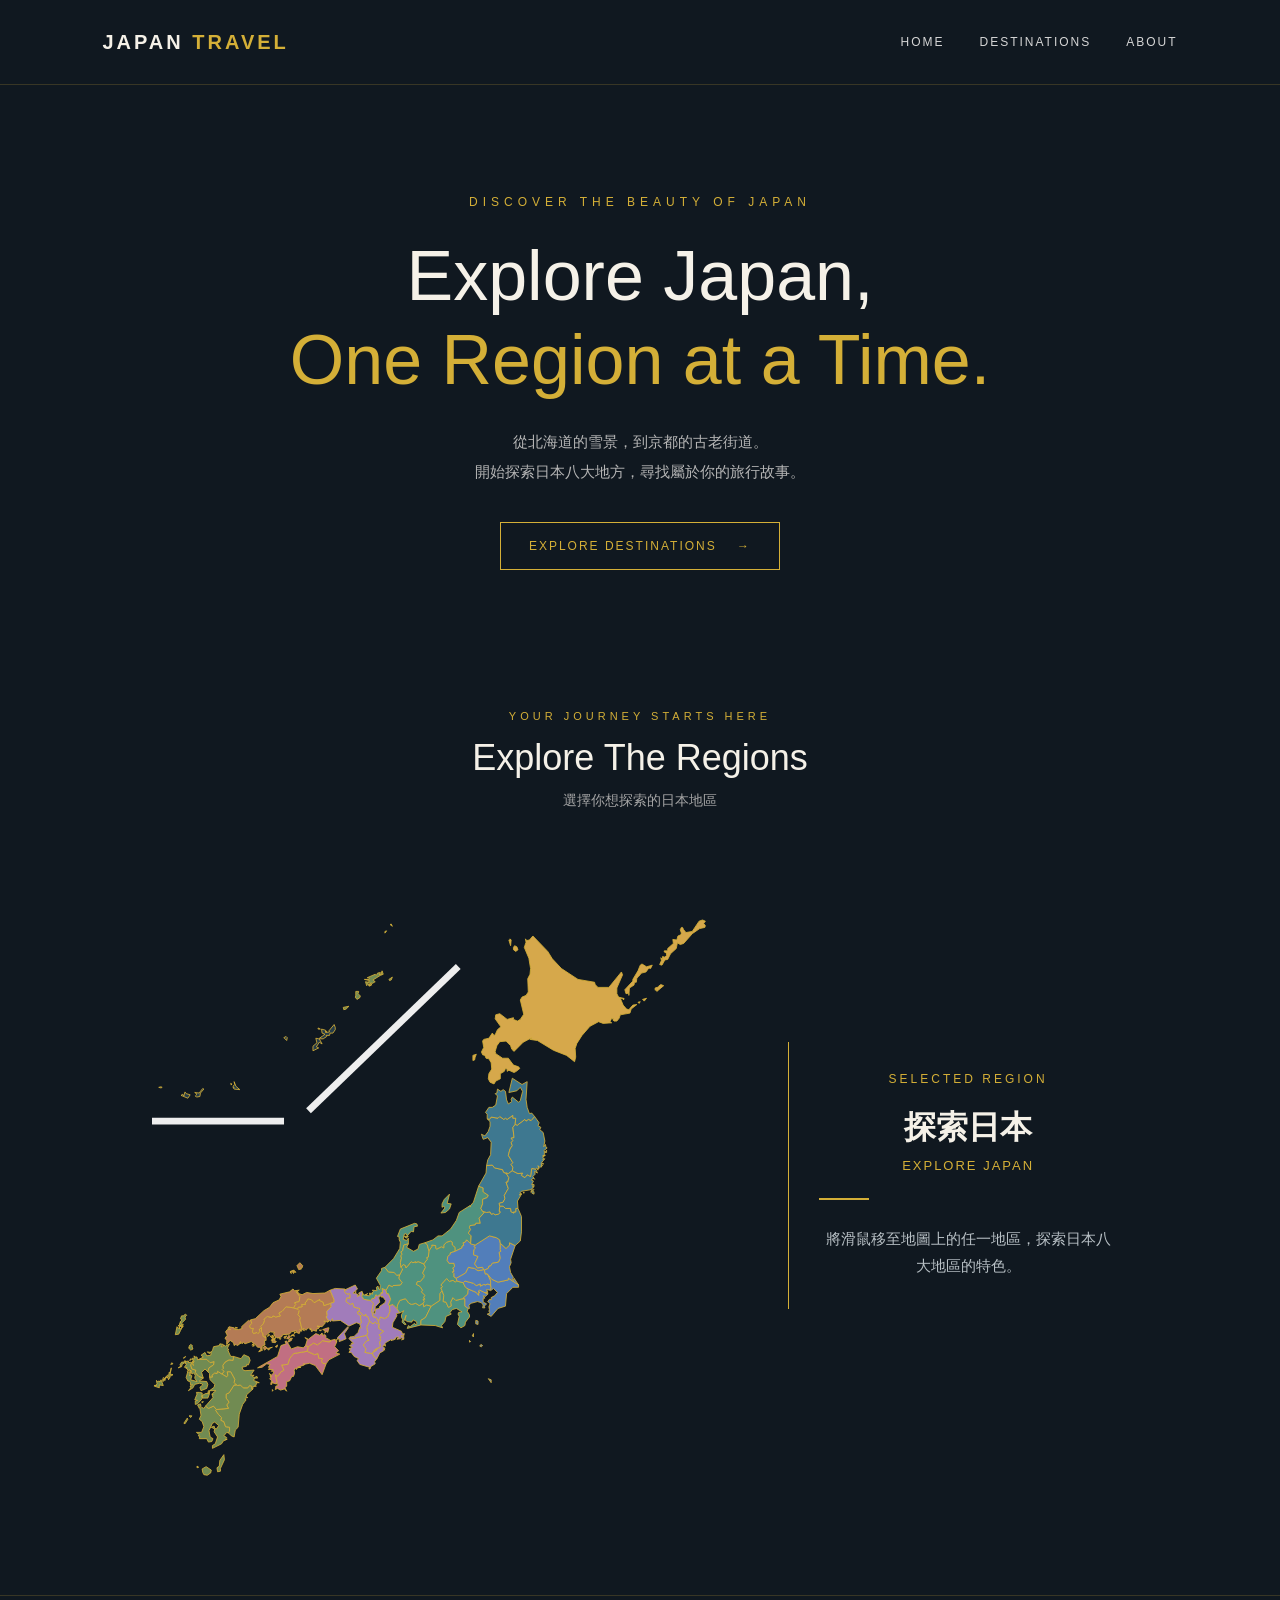
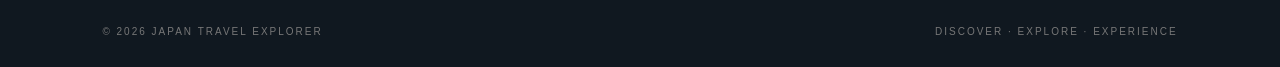
<file: index.html>
<!DOCTYPE html>
<html lang="zh-TW">

<head>
    <meta charset="UTF-8">
    <meta name="viewport" content="width=device-width, initial-scale=1.0">

    <title>Japan Travel Explorer | 探索日本</title>

    <link rel="stylesheet" href="css/style.css">
</head>

<body>

    <!-- Navigation Bar -->
    <header class="navbar">

        <div class="logo">
            JAPAN <span>TRAVEL</span>
        </div>

        <nav>
            <a href="index.html">HOME</a>
            <a href="#destinations">DESTINATIONS</a>
            <a href="#about">ABOUT</a>
        </nav>

    </header>


    <!-- Hero Section -->
    <main>

        <section class="hero" id="about">

            <p class="subtitle">DISCOVER THE BEAUTY OF JAPAN</p>

            <h1>
                Explore Japan,<br>
                <span>One Region at a Time.</span>
            </h1>

            <p class="description">
                從北海道的雪景，到京都的古老街道。<br>
                開始探索日本八大地方，尋找屬於你的旅行故事。
            </p>

            <a href="#destinations" class="explore-btn">
                EXPLORE DESTINATIONS
                <span>→</span>
            </a>

        </section>


        <!-- Map Section -->
        <section class="map-section" id="destinations">

            <div class="section-heading">
                <p>YOUR JOURNEY STARTS HERE</p>
                <h2>Explore The Regions</h2>
                <span>選擇你想探索的日本地區</span>
            </div>

            
<div class="map-layout">

    <!-- 日本地圖 -->
    <div class="japan-map" id="japan-map-container">
        <p>日本地圖載入中...</p>
    </div>

    <!-- 地區資訊 -->
    <div class="region-info" id="region-info">

        <p class="info-label">SELECTED REGION</p>

        <h2 id="region-name">探索日本</h2>

        <p id="region-english">EXPLORE JAPAN</p>

        <div class="info-divider"></div>

        <p id="region-description">
            將滑鼠移至地圖上的任一地區，探索日本八大地區的特色。
        </p>

    </div>

</div>


        </section>

    </main>


    <!-- Footer -->
    <footer>
        <p>© 2026 JAPAN TRAVEL EXPLORER</p>
        <p>DISCOVER · EXPLORE · EXPERIENCE</p>
    </footer>
<script src="js/map.js"></script>
</body>
</html>
</file>
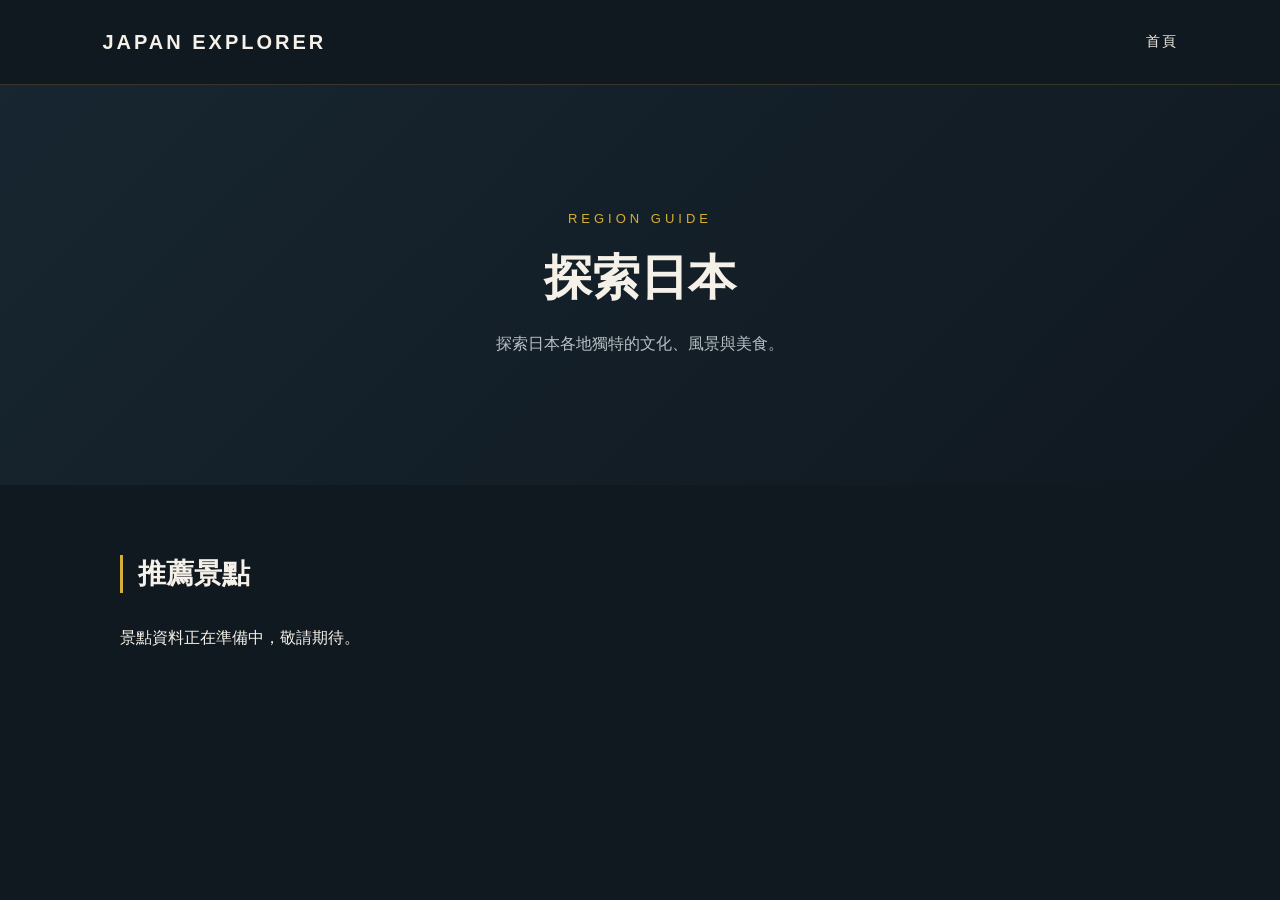
<file: pages/region.html>
<!DOCTYPE html>
<html lang="zh-TW">
<head>
    <meta charset="UTF-8">
    <meta name="viewport" content="width=device-width, initial-scale=1.0">
    <title>日本地區旅遊指南 | Japan Travel Explorer</title>

    <link rel="stylesheet" href="../css/style.css">
    <link rel="stylesheet" href="../css/destination.css">
</head>

<body>

    <!-- 導覽列 -->
    <header class="navbar">
        <div class="logo">JAPAN EXPLORER</div>

        <nav>
            <a href="../index.html">首頁</a>
        </nav>
    </header>

    <!-- 地區主視覺 -->
    <section class="region-hero">
        <p id="region-english">REGION GUIDE</p>

        <h1 id="region-name">探索日本</h1>

        <p id="region-description">
            探索日本各地獨特的文化、風景與美食。
        </p>
    </section>

    <!-- 旅遊景點 -->
    <section class="destination-section">
        <h2>推薦景點</h2>

        <div id="destination-list">
            <!-- 景點內容之後再加入 -->
        </div>
    </section>

    <script src="../js/navigation.js"></script>

</body>
</html>
</file>
<file: css/style.css>
/* =========================
   Global Settings
========================= */

* {
    margin: 0;
    padding: 0;
    box-sizing: border-box;
}

html {
    scroll-behavior: smooth;
}

body {
    background-color: #101820;
    color: #F5F1E8;
    font-family: "Segoe UI", sans-serif;
}


/* =========================
   Navigation Bar
========================= */

.navbar {
    width: 100%;
    height: 85px;
    padding: 0 8%;
    display: flex;
    justify-content: space-between;
    align-items: center;
    border-bottom: 1px solid rgba(212, 175, 55, 0.2);
}

.logo {
    font-size: 20px;
    font-weight: bold;
    letter-spacing: 3px;
}

.logo span {
    color: #D4AF37;
}

.navbar nav {
    display: flex;
    gap: 35px;
}

.navbar nav a {
    color: #D5D5D5;
    text-decoration: none;
    font-size: 12px;
    letter-spacing: 2px;
    transition: 0.3s;
}

.navbar nav a:hover {
    color: #D4AF37;
}


/* =========================
   Hero Section
========================= */

.hero {
    min-height: 550px;
    padding: 110px 20px 80px;
    text-align: center;
    display: flex;
    flex-direction: column;
    align-items: center;
}

.subtitle {
    color: #D4AF37;
    letter-spacing: 5px;
    font-size: 12px;
    margin-bottom: 25px;
}

.hero h1 {
    font-size: clamp(38px, 6vw, 70px);
    line-height: 1.2;
    margin-bottom: 25px;
    font-weight: 500;
}

.hero h1 span {
    color: #D4AF37;
}

.description {
    color: #B5B5B5;
    line-height: 2;
    font-size: 15px;
    margin-bottom: 35px;
}

.explore-btn {
    padding: 16px 28px;
    border: 1px solid #D4AF37;
    color: #D4AF37;
    text-decoration: none;
    font-size: 12px;
    letter-spacing: 2px;
    transition: 0.3s;
}

.explore-btn span {
    margin-left: 15px;
}

.explore-btn:hover {
    background-color: #D4AF37;
    color: #101820;
}


/* =========================
   Map Section
========================= */

.map-section {
    padding: 60px 8% 100px;
    text-align: center;
}

.section-heading p {
    color: #D4AF37;
    font-size: 11px;
    letter-spacing: 4px;
    margin-bottom: 15px;
}

.section-heading h2 {
    font-size: 36px;
    font-weight: 400;
    margin-bottom: 12px;
}

.section-heading span {
    color: #A5A5A5;
    font-size: 14px;
}

.map-placeholder {
    width: 100%;
    max-width: 900px;
    height: 350px;
    margin: 45px auto 0;
    border: 1px solid rgba(212, 175, 55, 0.25);
    background: radial-gradient(
        ellipse at center,
        #1B2A35,
        #101820
    );
    display: flex;
    justify-content: center;
    align-items: center;
}

.map-text span {
    color: #D4AF37;
    font-size: 40px;
    letter-spacing: 12px;
}

.map-text p {
    color: #888;
    font-size: 10px;
    letter-spacing: 4px;
    margin-top: 15px;
}


/* =========================
   Footer
========================= */

footer {
    padding: 30px 8%;
    border-top: 1px solid rgba(212, 175, 55, 0.2);
    display: flex;
    justify-content: space-between;
    color: #777;
    font-size: 10px;
    letter-spacing: 2px;
}


/* =========================
   Responsive Design
========================= */

@media (max-width: 600px) {

    .navbar {
        padding: 0 5%;
    }

    .logo {
        font-size: 14px;
    }

    .navbar nav {
        gap: 12px;
    }

    .navbar nav a {
        font-size: 9px;
        letter-spacing: 0;
    }

    .hero {
        padding-top: 80px;
    }

    .map-section {
        padding-left: 5%;
        padding-right: 5%;
    }

    footer {
        flex-direction: column;
        gap: 12px;
        text-align: center;
    }

}

/* =========================
   Japan Interactive Map
========================= */

.japan-map {
    width: 100%;
    max-width: 650px;
    margin: 45px auto 0;
    padding: 20px;
}

.map-svg {
    width: 100%;
    height: auto;
    overflow: visible;
}

/* Region Shapes */

.region {
    fill: #263D49;
    stroke: #D4AF37;
    stroke-width: 2;
    stroke-linejoin: round;
}

/* Region Labels */

.map-labels {
    fill: #F5F1E8;
    font-size: 15px;
    font-weight: bold;
    text-anchor: middle;
    pointer-events: none;
}
/* =========================
   Japan Map - Region Colors
========================= */

/* 日本地圖整體 */
.map-svg {
    width: 100%;
    max-width: 750px;
    height: auto;
    display: block;
    margin: 0 auto;
}

/* 所有縣市的基本樣式 */
.map-svg .prefecture {
    fill: #263D49;
    stroke: #D4AF37;
    stroke-width: 1.5;
    transition: fill 0.3s ease;
}

/* 八大地區的不同底色 */
.map-svg .hokkaido { fill: #36566A; }
.map-svg .tohoku { fill: #294B5A; }
.map-svg .kanto { fill: #365B61; }
.map-svg .chubu { fill: #42645F; }
.map-svg .kinki { fill: #5A6654; }
.map-svg .chugoku { fill: #4D596B; }
.map-svg .shikoku { fill: #625D4C; }
.map-svg .kyushu { fill: #45566B; }

/* 滑鼠移過時的效果 */
.map-svg .prefecture:hover {
    fill: #D4AF37;
    cursor: pointer;
}
/* =========================
   Japan Map - Region Colors
========================= */

/* 日本地圖整體 */
.map-svg {
    width: 100%;
    max-width: 750px;
    height: auto;
    display: block;
    margin: 0 auto;
}

/* 所有縣市的基本樣式 */
.map-svg .prefecture {
    fill: #263D49;
    stroke: #D4AF37;
    stroke-width: 1.5;
    transition: fill 0.3s ease;
}

/* 八大地區配色 */
.map-svg .hokkaido { fill: #D6A84B !important; }
.map-svg .tohoku { fill: #3E7890 !important; }
.map-svg .kanto { fill: #527EBA !important; }
.map-svg .chubu { fill: #4F927F !important; }
.map-svg .kinki { fill: #A17CBA !important; }
.map-svg .chugoku { fill: #B47B55 !important; }
.map-svg .shikoku { fill: #C16F82 !important; }
.map-svg .kyushu { fill: #718B52 !important; }

/* 滑鼠移過時的效果 */
.map-svg .prefecture:hover {
    fill: #D4AF37 !important;
    cursor: pointer;
}
/* 整個地區的高亮效果 */
.map-svg .region-active {
    fill: #D4AF37 !important;
    transition: fill 0.3s ease;
}
/* =========================
   Map Layout
========================= */

.map-layout {
    display: flex;
    align-items: center;
    justify-content: center;
    gap: 60px;
    max-width: 1200px;
    margin: 45px auto 0;
    padding: 0 30px;
}

/* 日本地圖區域 */
.japan-map {
    flex: 1.5;
    min-width: 0;
}

/* 右側資訊區 */
.region-info {
    flex: 1;
    max-width: 360px;
    padding: 30px;
    border-left: 1px solid #D4AF37;
}

/* 資訊標題 */
.info-label {
    color: #D4AF37;
    font-size: 12px;
    letter-spacing: 3px;
    margin-bottom: 20px;
}

/* 中文地區名稱 */
.region-info h2 {
    color: #F5F1E8;
    font-size: 32px;
    margin-bottom: 8px;
}

/* 英文地區名稱 */
#region-english {
    color: #D4AF37;
    font-size: 13px;
    letter-spacing: 2px;
}

/* 分隔線 */
.info-divider {
    width: 50px;
    height: 2px;
    background: #D4AF37;
    margin: 25px 0;
}

/* 地區介紹 */
#region-description {
    color: #B8C0C5;
    font-size: 15px;
    line-height: 1.8;
}

/* 手機版：改為上下排列 */
@media (max-width: 768px) {
    .map-layout {
        flex-direction: column;
        gap: 20px;
    }

    .region-info {
        width: 100%;
        max-width: 600px;
        border-left: none;
        border-top: 1px solid #D4AF37;
    }
}
</file>
<file: css/destination.css>
/* =========================
   Region Hero
========================= */

.region-hero {
    min-height: 400px;
    display: flex;
    flex-direction: column;
    justify-content: center;
    align-items: center;
    text-align: center;
    padding: 80px 30px;
    background: linear-gradient(
        135deg,
        #172630,
        #101820
    );
}

.region-hero #region-english {
    color: #D4AF37;
    font-size: 13px;
    letter-spacing: 4px;
    margin-bottom: 20px;
}

.region-hero h1 {
    color: #F5F1E8;
    font-size: 48px;
    margin-bottom: 20px;
}

.region-hero #region-description {
    color: #B8C0C5;
    font-size: 16px;
    line-height: 1.8;
    max-width: 650px;
}

/* =========================
   Destination Section
========================= */

.destination-section {
    max-width: 1100px;
    margin: 0 auto;
    padding: 70px 30px;
}

.destination-section h2 {
    color: #F5F1E8;
    font-size: 28px;
    margin-bottom: 35px;
    border-left: 3px solid #D4AF37;
    padding-left: 15px;
}
/* =========================
   Destination Cards
========================= */

#destination-list {
    display: grid;
    grid-template-columns: repeat(3, 1fr);
    gap: 25px;
}

.destination-card {
    background: #172630;
    border: 1px solid rgba(212, 175, 55, 0.25);
    border-radius: 8px;
    overflow: hidden;
    transition: transform 0.3s ease, border-color 0.3s ease;
}
/* 景點照片 */
.destination-image {
    width: 100%;
    height: 220px;
    object-fit: cover;
    display: block;
    transition: transform 0.5s ease;
}

/* 滑鼠移到卡片時，照片放大 */
.destination-card:hover .destination-image {
    transform: scale(1.08);
}

.destination-card:hover {
    transform: translateY(-8px);
    border-color: #D4AF37;
}

.destination-content {
    padding: 25px;
}

.destination-content h3 {
    color: #F5F1E8;
    font-size: 21px;
    margin-bottom: 10px;
}

.destination-city {
    color: #D4AF37;
    font-size: 13px;
    margin-bottom: 15px;
}

.destination-description {
    color: #B8C0C5;
    font-size: 14px;
    line-height: 1.8;
}

/* 手機版卡片排列 */
@media (max-width: 768px) {
    #destination-list {
        grid-template-columns: 1fr;
    }
}
/* =========================
   Region Navigation
========================= */

.region-hero ~ .destination-section {
    padding-top: 70px;
}

.navbar nav a {
    color: #F5F1E8;
    text-decoration: none;
    font-size: 14px;
    transition: color 0.3s ease;
}

.navbar nav a:hover {
    color: #D4AF37;
}
</file>
